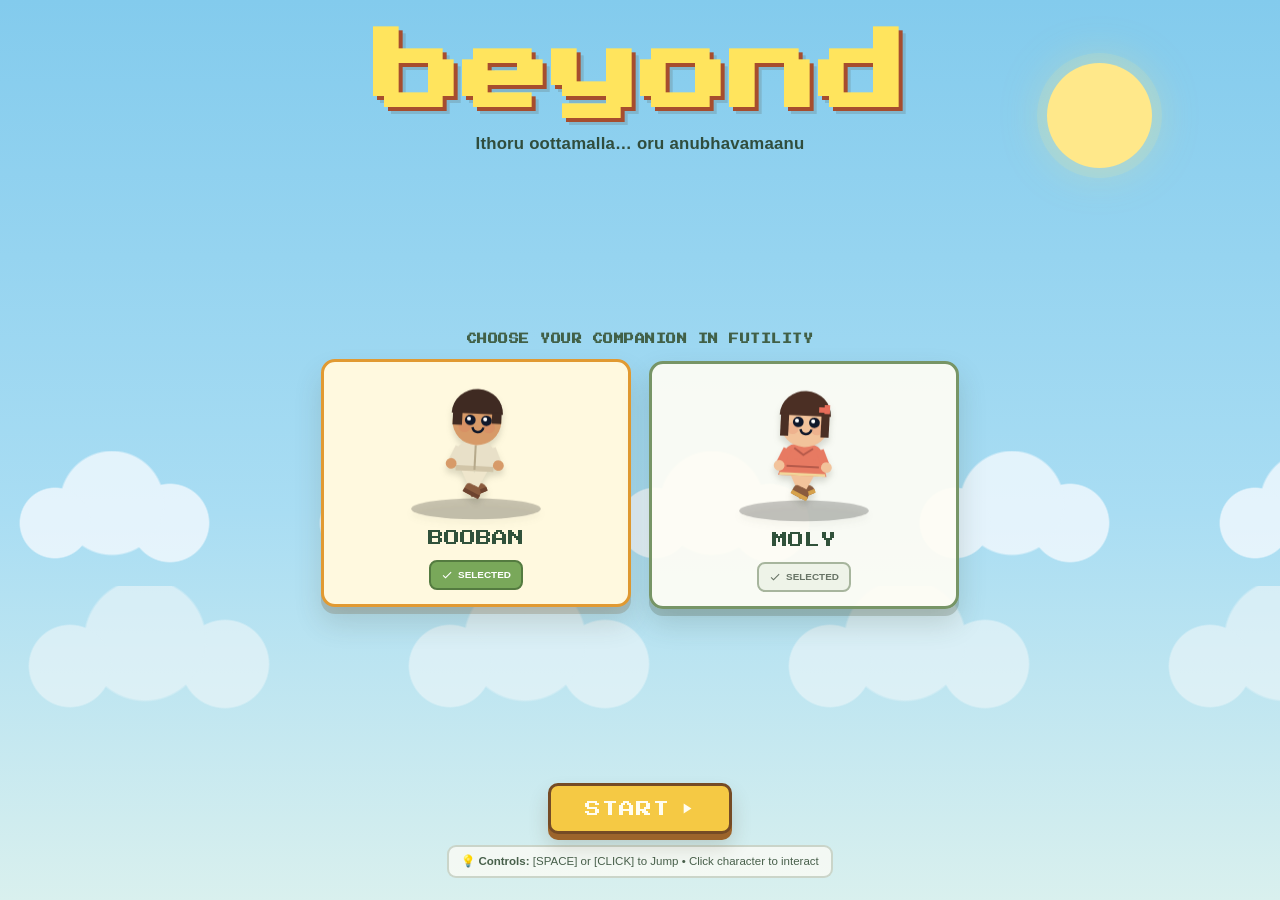
<file: project/index.html>
<!DOCTYPE html>
<html lang="en">
<head>
  <meta charset="UTF-8">
  <meta name="viewport" content="width=device-width, initial-scale=1.0, maximum-scale=1.0, user-scalable=no">
  <title>beyond</title>
  <meta name="description" content="beyond — an endless journey.">

  <!-- Simple game fonts -->
  <link rel="preconnect" href="https://fonts.googleapis.com">
  <link rel="preconnect" href="https://fonts.gstatic.com" crossorigin>
  <link href="https://fonts.googleapis.com/css2?family=Press+Start+2P&display=swap" rel="stylesheet">

  <link rel="stylesheet" href="style.css">
</head>
<body>
  <!-- Ambient Audio Unlock & Canvas Wrapper -->
  <div id="appContainer">

    <!-- ==================== HOME SCREEN ==================== -->
    <section id="homeScreen" class="screen active">
      <!-- Animated Background Layers -->
      <div class="home-bg">
        <div class="sky-gradient"></div>
        <div class="sun-glow"></div>
        <div class="cloud-layer layer-1"></div>
        <div class="cloud-layer layer-2"></div>
        <div class="floating-island island-1"></div>
        <div class="floating-island island-2"></div>
        <div class="particle-field" id="homeParticles"></div>
      </div>

      <!-- Main Home Content -->
      <div class="home-content">
        <header class="home-header">
          <h1 class="game-logo" data-text="beyond">beyond</h1>
          <p class="game-tagline">Ithoru oottamalla… oru anubhavamaanu</p>
        </header>

        <!-- Character Selection Area -->
        <div class="character-selection-section">
          <h2 class="section-title">CHOOSE YOUR COMPANION IN FUTILITY</h2>
          <div class="character-cards" role="radiogroup" aria-label="Select Character">
            <!-- Boy Card -->
            <div class="char-card selected" id="cardBoy" role="radio" aria-checked="true" tabindex="0" data-char="boy">
              <div class="char-preview-box">
                <canvas id="previewBoyCanvas" width="130" height="150"></canvas>
                <div class="sparkle-ring"></div>
              </div>
              <div class="char-info">
                <span class="char-badge">BOOBAN</span>
                <h3 class="char-name">BOOBAN</h3>
                <p class="char-desc"></p>
              </div>
              <div class="select-indicator">
                <svg viewBox="0 0 24 24" class="check-icon"><path d="M9 16.2L4.8 12l-1.4 1.4L9 19 21 7l-1.4-1.4L9 16.2z"/></svg>
                <span>SELECTED</span>
              </div>
            </div>

            <!-- Girl Card -->
            <div class="char-card" id="cardGirl" role="radio" aria-checked="false" tabindex="0" data-char="girl">
              <div class="char-preview-box">
                <canvas id="previewGirlCanvas" width="130" height="150"></canvas>
                <div class="sparkle-ring"></div>
              </div>
              <div class="char-info">
                <span class="char-badge">MOLY</span>
                <h3 class="char-name">MOLY</h3>
                <p class="char-desc"></p>
              </div>
              <div class="select-indicator">
                <svg viewBox="0 0 24 24" class="check-icon"><path d="M9 16.2L4.8 12l-1.4 1.4L9 19 21 7l-1.4-1.4L9 16.2z"/></svg>
                <span>SELECTED</span>
              </div>
            </div>
          </div>
        </div>

        <!-- Start Button & Sub-Controls -->
        <div class="home-actions">
          <button id="btnStart" class="btn-start" aria-label="Start Endless Journey">
            <span class="btn-shine"></span>
            <span class="btn-content">
              <span class="btn-text">START</span>
              <svg viewBox="0 0 24 24" class="arrow-icon"><path d="M8 5v14l11-7z"/></svg>
            </span>
          </button>

          <div class="home-tips">
            <span>💡 <strong>Controls:</strong> [SPACE] or [CLICK] to Jump • Click character to interact</span>
          </div>
        </div>
      </div>
    </section>


    <!-- ==================== GAME SCREEN ==================== -->
    <section id="gameScreen" class="screen">
      <!-- HTML5 Canvas for Game World -->
      <canvas id="gameCanvas"></canvas>

      <!-- Glassmorphism In-Game HUD -->
      <header id="gameHud" class="game-hud">
        <div class="hud-left">
          <!-- Coin Badge -->
          <div class="hud-badge coin-badge" id="hudCoinBadge" title="Coins collected">
            <div class="coin-icon-wrapper">
              <span class="coin-symbol">🪙</span>
            </div>
            <div class="coin-data">
              <span class="hud-label">COINS</span>
              <span class="hud-value" id="hudCoinCount">0</span>
            </div>
          </div>

          <!-- Play Time Stopwatch -->
          <div class="hud-badge time-badge" title="Time wasted on this journey">
            <span class="hud-icon">⏱️</span>
            <div class="time-data">
              <span class="hud-label">TIME WASTED</span>
              <span class="hud-value" id="hudPlayTime">00:00</span>
            </div>
          </div>
        </div>

        <div class="hud-right">
          <!-- Pettikada Button -->
          <button id="btnOpenShop" class="hud-btn shop-btn" title="Open Pettikada" aria-label="Open Pettikada">
            <span class="hud-btn-icon">🛒</span>
            <span class="hud-btn-text">PETTIKADA</span>
            <span class="shop-badge-alert" id="shopAlertBadge">NEW!</span>
          </button>

          <!-- Sound Toggle Button -->
          <button id="btnToggleSound" class="hud-btn icon-only-btn" title="Toggle Sound (Mute/Unmute)" aria-label="Toggle Sound">
            <span id="soundIcon" class="hud-btn-icon">🔊</span>
          </button>

          <!-- Close / Exit Button -->
          <button id="btnCloseGame" class="hud-btn icon-only-btn close-btn" title="Exit Game" aria-label="Close Game">
            <span class="hud-btn-icon">✖</span>
          </button>
        </div>
      </header>

      <!-- On-Screen Mobile Jump Button -->
      <div id="mobileControls" class="mobile-controls">
        <button id="btnMobileJump" class="btn-mobile-jump" aria-label="Jump">
          <span>JUMP ⬆</span>
        </button>
      </div>

      <!-- Bed Ahead Choice Prompt -->
      <div id="bedChoicePrompt" class="bed-choice-prompt hidden">
        <div class="bed-choice-badge">🛏️ BED AHEAD</div>
        <div class="bed-choice-title">Take a nap or jump over?</div>
        <div class="bed-choice-buttons">
          <button id="btnBedSleep" class="btn-bed-choice btn-bed-sleep">😴 SLEEP FOR 2 MINUTES</button>
          <button id="btnBedJump" class="btn-bed-choice btn-bed-jump">🦘 JUMP OVER</button>
        </div>
      </div>

      <!-- Speech Bubble Overlay (Floats dynamically above character) -->
      <div id="characterSpeechBubble" class="speech-bubble hidden">
        <div class="bubble-text" id="bubbleContent">Don't waste my energy.</div>
        <div class="bubble-arrow"></div>
      </div>

      <!-- Toast Notification Container -->
      <div id="toastContainer" class="toast-container"></div>
    </section>


    <!-- ==================== BED SLEEP OVERLAY ==================== -->
    <div id="bedSleepOverlay" class="modal-overlay hidden">
      <div class="sleep-modal-card">
        <div class="sleep-icon-box">
          <span class="sleep-emoji">😴</span>
          <div class="zzz-stream">
            <span class="z z1">Z</span>
            <span class="z z2">z</span>
            <span class="z z3">z</span>
          </div>
        </div>
        <h2 class="sleep-title" id="sleepTitle">Booban is sleeping...</h2>
        <p class="sleep-subtitle">Don't disturb! The journey will resume shortly.</p>
        
        <div class="sleep-timer-display" id="sleepTimerDisplay">02:00</div>
        
        <div class="sleep-tip">
          <span>💤 Shhh... Rest is the most productive useless activity.</span>
        </div>

        <button id="btnWakeUp" class="btn-secondary sleep-wake-btn">
          Wake Up Early (Why though?)
        </button>
      </div>
    </div>


    <!-- ==================== PETTIKADA MODAL ==================== -->
    <div id="shopModal" class="modal-overlay hidden" role="dialog" aria-modal="true" aria-labelledby="shopTitle">
      <div class="shop-modal-card">
        <header class="modal-header">
          <div class="modal-title-group">
            <span class="modal-emoji">🛒</span>
            <div>
              <h2 id="shopTitle" class="modal-title">PETTIKADA</h2>
              <p class="modal-subtitle">A small shop for a long walk.</p>
            </div>
          </div>
          <div class="shop-wallet">
            <span>Your Balance:</span>
            <strong id="shopWalletCoins">0 🪙</strong>
          </div>
          <button id="btnCloseShop" class="modal-close-btn" aria-label="Close Shop">✖</button>
        </header>

        <div class="shop-items-grid">
          <!-- Item 1: Remove Pit -->
          <div class="shop-item-card" id="itemRemovePit">
            <div class="item-icon-box">🕳️</div>
            <div class="item-details">
              <h3 class="item-name">Remove Pit</h3>
              <p class="item-desc">Remove the pit from the road.</p>
              <div class="item-meta">
                <span class="item-price">🪙 20 Coins</span>
                <span class="item-irony-tag">Sure enough</span>
                <span class="chaos-tag" id="pitChaosTag">Pit: +0</span>
              </div>
            </div>
            <button class="btn-buy" data-item="remove_pit" data-price="20">BUY</button>
          </div>

          <!-- Item 2: Remove Banana Peel -->
          <div class="shop-item-card" id="itemRemoveBanana">
            <div class="item-icon-box">🍌</div>
            <div class="item-details">
              <h3 class="item-name">Remove Banana Peel</h3>
              <p class="item-desc">Remove banana peels from the road.</p>
              <div class="item-meta">
                <span class="item-price">🪙 10 Coins</span>
                <span class="item-irony-tag">No slips</span>
                <span class="chaos-tag" id="bananaChaosTag">Banana: +0</span>
              </div>
            </div>
            <button class="btn-buy" data-item="remove_banana" data-price="10">BUY</button>
          </div>

          <!-- Item 3: Remove Rock -->
          <div class="shop-item-card" id="itemRemoveRock">
            <div class="item-icon-box">🪨</div>
            <div class="item-details">
              <h3 class="item-name">Remove Rock</h3>
              <p class="item-desc">Remove rocks from the road.</p>
              <div class="item-meta">
                <span class="item-price">🪙 5 Coins</span>
                <span class="item-irony-tag">For your toes</span>
                <span class="chaos-tag" id="rockChaosTag">Rock: +0</span>
              </div>
            </div>
            <button class="btn-buy" data-item="remove_rock" data-price="5">BUY</button>
          </div>

          <!-- Item 4: Buy Absolutely Nothing -->
          <div class="shop-item-card" id="itemNothing">
            <div class="item-icon-box">💨</div>
            <div class="item-details">
              <h3 class="item-name">Buy Nothing</h3>
              <p class="item-desc">Nothing. Literally nothing.</p>
              <div class="item-meta">
                <span class="item-price">🪙 50 Coins</span>
                <span class="item-irony-tag">Just nothing</span>
              </div>
            </div>
            <button class="btn-buy" data-item="buy_nothing" data-price="50">BUY</button>
          </div>

          <!-- Item 5: Walk 10% Slower -->
          <div class="shop-item-card" id="itemSlow">
            <div class="item-icon-box">🦥</div>
            <div class="item-details">
              <h3 class="item-name">Walk Slower</h3>
              <p class="item-desc">Walk a little slower.</p>
              <div class="item-meta">
                <span class="item-price">🪙 15 Coins</span>
                <span class="item-irony-tag">Slow mode</span>
              </div>
            </div>
            <button class="btn-buy" data-item="speed_down" data-price="15">BUY</button>
          </div>
        </div>

        <footer class="modal-footer">
          <span class="shop-disclaimer">No refunds. It is a pettikada.</span>
        </footer>
      </div>
    </div>


    <!-- ==================== EXIT CONFIRMATION MODAL ==================== -->
    <div id="exitModal" class="modal-overlay hidden" role="dialog" aria-modal="true" aria-labelledby="exitTitle">
      <div class="exit-modal-card">
        <div class="exit-header-art">
          <span class="exit-emoji">⏳</span>
        </div>
        <h2 id="exitTitle" class="exit-main-title">
          Thank you for wasting <span id="exitTimeWasted" class="highlight-time">00:00</span> of your life.
        </h2>
        <p class="exit-subtitle">You accomplished absolutely nothing, and that was the whole point.</p>

        <!-- Stats Breakdown -->
        <div class="exit-stats-box">
          <div class="stat-item">
            <span class="stat-num" id="statCoins">0</span>
            <span class="stat-label">Coins Wasted</span>
          </div>
          <div class="stat-item">
            <span class="stat-num" id="statPits">0</span>
            <span class="stat-label">Pits Fallen Into</span>
          </div>
          <div class="stat-item">
            <span class="stat-num" id="statSlips">0</span>
            <span class="stat-label">Banana Slips</span>
          </div>
          <div class="stat-item">
            <span class="stat-num" id="statBumps">0</span>
            <span class="stat-label">Rocks Bumped</span>
          </div>
        </div>

        <div class="exit-actions">
          <button id="btnKeepWasting" class="btn-primary keep-wasting-btn">
            KEEP WASTING TIME
          </button>
          <button id="btnConfirmExit" class="btn-secondary exit-btn">
            EXIT JOURNEY
          </button>
        </div>
      </div>
    </div>

  </div>

  <script src="game.js"></script>
</body>
</html>
</file>
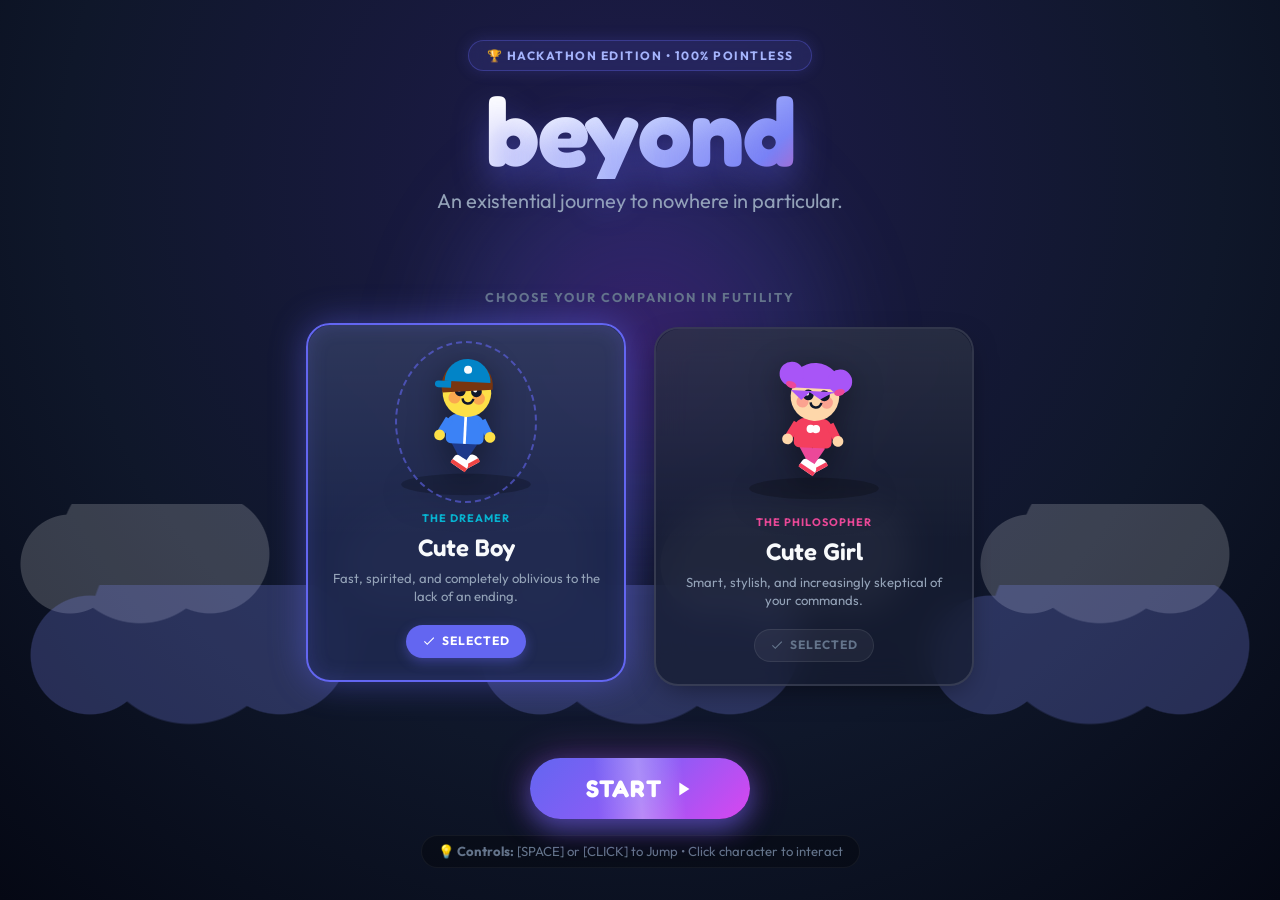
<file: project/beyond/index.html>
<!DOCTYPE html>
<html lang="en">
<head>
  <meta charset="UTF-8">
  <meta name="viewport" content="width=device-width, initial-scale=1.0, maximum-scale=1.0, user-scalable=no">
  <title>beyond — An Existential Endless Journey</title>
  <meta name="description" content="An intentionally pointless, endlessly charming web game with no game over, no winning condition, and no purpose. Why are you still playing?">

  <!-- Google Fonts: Fredoka for playful cartoon flair, Outfit for sleek modern UI -->
  <link rel="preconnect" href="https://fonts.googleapis.com">
  <link rel="preconnect" href="https://fonts.gstatic.com" crossorigin>
  <link href="https://fonts.googleapis.com/css2?family=Fredoka:wght@400;500;600;700&family=Outfit:wght@400;500;600;700;800;900&display=swap" rel="stylesheet">

  <link rel="stylesheet" href="style.css">
</head>
<body>
  <!-- Ambient Audio Unlock & Canvas Wrapper -->
  <div id="appContainer">

    <!-- ==================== HOME SCREEN ==================== -->
    <section id="homeScreen" class="screen active">
      <!-- Animated Background Layers -->
      <div class="home-bg">
        <div class="sky-gradient"></div>
        <div class="sun-glow"></div>
        <div class="cloud-layer layer-1"></div>
        <div class="cloud-layer layer-2"></div>
        <div class="floating-island island-1"></div>
        <div class="floating-island island-2"></div>
        <div class="particle-field" id="homeParticles"></div>
      </div>

      <!-- Main Home Content -->
      <div class="home-content">
        <header class="home-header">
          <div class="badge-tag">🏆 HACKATHON EDITION • 100% POINTLESS</div>
          <h1 class="game-logo" data-text="beyond">beyond</h1>
          <p class="game-tagline">An existential journey to nowhere in particular.</p>
        </header>

        <!-- Character Selection Area -->
        <div class="character-selection-section">
          <h2 class="section-title">CHOOSE YOUR COMPANION IN FUTILITY</h2>
          <div class="character-cards" role="radiogroup" aria-label="Select Character">
            <!-- Cute Boy Card -->
            <div class="char-card selected" id="cardBoy" role="radio" aria-checked="true" tabindex="0" data-char="boy">
              <div class="char-preview-box">
                <canvas id="previewBoyCanvas" width="130" height="150"></canvas>
                <div class="sparkle-ring"></div>
              </div>
              <div class="char-info">
                <span class="char-badge">THE DREAMER</span>
                <h3 class="char-name">Cute Boy</h3>
                <p class="char-desc">Fast, spirited, and completely oblivious to the lack of an ending.</p>
              </div>
              <div class="select-indicator">
                <svg viewBox="0 0 24 24" class="check-icon"><path d="M9 16.2L4.8 12l-1.4 1.4L9 19 21 7l-1.4-1.4L9 16.2z"/></svg>
                <span>SELECTED</span>
              </div>
            </div>

            <!-- Cute Girl Card -->
            <div class="char-card" id="cardGirl" role="radio" aria-checked="false" tabindex="0" data-char="girl">
              <div class="char-preview-box">
                <canvas id="previewGirlCanvas" width="130" height="150"></canvas>
                <div class="sparkle-ring"></div>
              </div>
              <div class="char-info">
                <span class="char-badge">THE PHILOSOPHER</span>
                <h3 class="char-name">Cute Girl</h3>
                <p class="char-desc">Smart, stylish, and increasingly skeptical of your commands.</p>
              </div>
              <div class="select-indicator">
                <svg viewBox="0 0 24 24" class="check-icon"><path d="M9 16.2L4.8 12l-1.4 1.4L9 19 21 7l-1.4-1.4L9 16.2z"/></svg>
                <span>SELECTED</span>
              </div>
            </div>
          </div>
        </div>

        <!-- Start Button & Sub-Controls -->
        <div class="home-actions">
          <button id="btnStart" class="btn-start" aria-label="Start Endless Journey">
            <span class="btn-shine"></span>
            <span class="btn-content">
              <span class="btn-text">START</span>
              <svg viewBox="0 0 24 24" class="arrow-icon"><path d="M8 5v14l11-7z"/></svg>
            </span>
          </button>

          <div class="home-tips">
            <span>💡 <strong>Controls:</strong> [SPACE] or [CLICK] to Jump • Click character to interact</span>
          </div>
        </div>
      </div>
    </section>


    <!-- ==================== GAME SCREEN ==================== -->
    <section id="gameScreen" class="screen">
      <!-- HTML5 Canvas for Game World -->
      <canvas id="gameCanvas"></canvas>

      <!-- Glassmorphism In-Game HUD -->
      <header id="gameHud" class="game-hud">
        <div class="hud-left">
          <!-- Coin Badge -->
          <div class="hud-badge coin-badge" id="hudCoinBadge" title="Coins collected">
            <div class="coin-icon-wrapper">
              <span class="coin-symbol">🪙</span>
            </div>
            <div class="coin-data">
              <span class="hud-label">COINS</span>
              <span class="hud-value" id="hudCoinCount">0</span>
            </div>
          </div>

          <!-- Play Time Stopwatch -->
          <div class="hud-badge time-badge" title="Time wasted on this journey">
            <span class="hud-icon">⏱️</span>
            <div class="time-data">
              <span class="hud-label">TIME WASTED</span>
              <span class="hud-value" id="hudPlayTime">00:00</span>
            </div>
          </div>
        </div>

        <div class="hud-right">
          <!-- Useless Shop Button -->
          <button id="btnOpenShop" class="hud-btn shop-btn" title="Open Useless Shop" aria-label="Open Useless Shop">
            <span class="hud-btn-icon">🛒</span>
            <span class="hud-btn-text">USELESS SHOP</span>
            <span class="shop-badge-alert" id="shopAlertBadge">NEW!</span>
          </button>

          <!-- Sound Toggle Button -->
          <button id="btnToggleSound" class="hud-btn icon-only-btn" title="Toggle Sound (Mute/Unmute)" aria-label="Toggle Sound">
            <span id="soundIcon" class="hud-btn-icon">🔊</span>
          </button>

          <!-- Close / Exit Button -->
          <button id="btnCloseGame" class="hud-btn icon-only-btn close-btn" title="Exit Game" aria-label="Close Game">
            <span class="hud-btn-icon">✖</span>
          </button>
        </div>
      </header>

      <!-- On-Screen Mobile Jump Button -->
      <div id="mobileControls" class="mobile-controls">
        <button id="btnMobileJump" class="btn-mobile-jump" aria-label="Jump">
          <span>JUMP ⬆</span>
        </button>
      </div>

      <!-- Bed Ahead Choice Prompt -->
      <div id="bedChoicePrompt" class="bed-choice-prompt hidden">
        <div class="bed-choice-badge">🛏️ BED AHEAD</div>
        <div class="bed-choice-title">Take a nap or jump over?</div>
        <div class="bed-choice-buttons">
          <button id="btnBedSleep" class="btn-bed-choice btn-bed-sleep">😴 SLEEP FOR 2 MINUTES</button>
          <button id="btnBedJump" class="btn-bed-choice btn-bed-jump">🦘 JUMP OVER</button>
        </div>
      </div>

      <!-- Speech Bubble Overlay (Floats dynamically above character) -->
      <div id="characterSpeechBubble" class="speech-bubble hidden">
        <div class="bubble-text" id="bubbleContent">Don't waste my energy.</div>
        <div class="bubble-arrow"></div>
      </div>

      <!-- Toast Notification Container -->
      <div id="toastContainer" class="toast-container"></div>
    </section>


    <!-- ==================== BED SLEEP OVERLAY ==================== -->
    <div id="bedSleepOverlay" class="modal-overlay hidden">
      <div class="sleep-modal-card">
        <div class="sleep-icon-box">
          <span class="sleep-emoji">😴</span>
          <div class="zzz-stream">
            <span class="z z1">Z</span>
            <span class="z z2">z</span>
            <span class="z z3">z</span>
          </div>
        </div>
        <h2 class="sleep-title" id="sleepTitle">Cute Boy is sleeping...</h2>
        <p class="sleep-subtitle">Don't disturb! The journey will resume shortly.</p>
        
        <div class="sleep-timer-display" id="sleepTimerDisplay">02:00</div>
        
        <div class="sleep-tip">
          <span>💤 Shhh... Rest is the most productive useless activity.</span>
        </div>

        <button id="btnWakeUp" class="btn-secondary sleep-wake-btn">
          Wake Up Early (Why though?)
        </button>
      </div>
    </div>


    <!-- ==================== USELESS SHOP MODAL ==================== -->
    <div id="shopModal" class="modal-overlay hidden" role="dialog" aria-modal="true" aria-labelledby="shopTitle">
      <div class="shop-modal-card">
        <header class="modal-header">
          <div class="modal-title-group">
            <span class="modal-emoji">🛒</span>
            <div>
              <h2 id="shopTitle" class="modal-title">THE USELESS SHOP</h2>
              <p class="modal-subtitle">Spend hard-earned coins on intentionally unhelpful upgrades!</p>
            </div>
          </div>
          <div class="shop-wallet">
            <span>Your Balance:</span>
            <strong id="shopWalletCoins">0 🪙</strong>
          </div>
          <button id="btnCloseShop" class="modal-close-btn" aria-label="Close Shop">✖</button>
        </header>

        <div class="shop-items-grid">
          <!-- Item 1: Remove Pit -->
          <div class="shop-item-card" id="itemRemovePit">
            <div class="item-icon-box">🕳️</div>
            <div class="item-details">
              <h3 class="item-name">Remove Pit</h3>
              <p class="item-desc">Tired of long pits? Permanently eliminate pits from your endless path.</p>
              <div class="item-meta">
                <span class="item-price">🪙 20 Coins</span>
                <span class="item-irony-tag">100% Guaranteed</span>
                <span class="chaos-tag" id="pitChaosTag">Pit Chaos: +0</span>
              </div>
            </div>
            <button class="btn-buy" data-item="remove_pit" data-price="20">BUY</button>
          </div>

          <!-- Item 2: Remove Banana Peel -->
          <div class="shop-item-card" id="itemRemoveBanana">
            <div class="item-icon-box">🍌</div>
            <div class="item-details">
              <h3 class="item-name">Remove Banana Peel</h3>
              <p class="item-desc">Eliminate slippery banana peel hazards. Walk with total peace of mind.</p>
              <div class="item-meta">
                <span class="item-price">🪙 10 Coins</span>
                <span class="item-irony-tag">Zero Slip Guarantee</span>
                <span class="chaos-tag" id="bananaChaosTag">Banana Chaos: +0</span>
              </div>
            </div>
            <button class="btn-buy" data-item="remove_banana" data-price="10">BUY</button>
          </div>

          <!-- Item 3: Remove Rock -->
          <div class="shop-item-card" id="itemRemoveRock">
            <div class="item-icon-box">🪨</div>
            <div class="item-details">
              <h3 class="item-name">Remove Rock</h3>
              <p class="item-desc">Clear rocky obstacles so your character never stubs their toe again.</p>
              <div class="item-meta">
                <span class="item-price">🪙 5 Coins</span>
                <span class="item-irony-tag">Toe Safety First</span>
                <span class="chaos-tag" id="rockChaosTag">Rock Chaos: +0</span>
              </div>
            </div>
            <button class="btn-buy" data-item="remove_rock" data-price="5">BUY</button>
          </div>

          <!-- Item 4: Buy Absolutely Nothing -->
          <div class="shop-item-card" id="itemNothing">
            <div class="item-icon-box">💨</div>
            <div class="item-details">
              <h3 class="item-name">Buy Pure Nothingness</h3>
              <p class="item-desc">A deep metaphysical purchase. Trade your coins for empty vacuum.</p>
              <div class="item-meta">
                <span class="item-price">🪙 50 Coins</span>
                <span class="item-irony-tag">Ultimate Existentialism</span>
              </div>
            </div>
            <button class="btn-buy" data-item="buy_nothing" data-price="50">BUY</button>
          </div>

          <!-- Item 5: Walk 10% Slower -->
          <div class="shop-item-card" id="itemSlow">
            <div class="item-icon-box">🦥</div>
            <div class="item-details">
              <h3 class="item-name">Take It Even Slower</h3>
              <p class="item-desc">Since there is no destination, why rush? Enjoy reaching nowhere slower.</p>
              <div class="item-meta">
                <span class="item-price">🪙 15 Coins</span>
                <span class="item-irony-tag">Chill Mode</span>
              </div>
            </div>
            <button class="btn-buy" data-item="speed_down" data-price="15">BUY</button>
          </div>
        </div>

        <footer class="modal-footer">
          <span class="shop-disclaimer">⚠️ Disclaimer: All sales are final, ironic, and mathematically counter-productive.</span>
        </footer>
      </div>
    </div>


    <!-- ==================== EXIT CONFIRMATION MODAL ==================== -->
    <div id="exitModal" class="modal-overlay hidden" role="dialog" aria-modal="true" aria-labelledby="exitTitle">
      <div class="exit-modal-card">
        <div class="exit-header-art">
          <span class="exit-emoji">⏳</span>
        </div>
        <h2 id="exitTitle" class="exit-main-title">
          Thank you for wasting <span id="exitTimeWasted" class="highlight-time">00:00</span> of your life.
        </h2>
        <p class="exit-subtitle">You accomplished absolutely nothing, and that was the whole point.</p>

        <!-- Stats Breakdown -->
        <div class="exit-stats-box">
          <div class="stat-item">
            <span class="stat-num" id="statCoins">0</span>
            <span class="stat-label">Coins Wasted</span>
          </div>
          <div class="stat-item">
            <span class="stat-num" id="statPits">0</span>
            <span class="stat-label">Pits Fallen Into</span>
          </div>
          <div class="stat-item">
            <span class="stat-num" id="statSlips">0</span>
            <span class="stat-label">Banana Slips</span>
          </div>
          <div class="stat-item">
            <span class="stat-num" id="statBumps">0</span>
            <span class="stat-label">Rocks Bumped</span>
          </div>
        </div>

        <div class="exit-actions">
          <button id="btnKeepWasting" class="btn-primary keep-wasting-btn">
            KEEP WASTING TIME
          </button>
          <button id="btnConfirmExit" class="btn-secondary exit-btn">
            EXIT JOURNEY
          </button>
        </div>
      </div>
    </div>

  </div>

  <script src="game.js"></script>
</body>
</html>
</file>
<file: project/style.css>
/* ================================================================
   BEYOND — Kerala pixel-game inspired design
   Visual changes only. Game mechanics are not controlled here.
   ================================================================ */

:root {
  --sky: #91d5f2;
  --sky-light: #b9e6f7;
  --cloud: #f8fbff;
  --grass: #6fbd45;
  --grass-dark: #3d8d3c;
  --earth: #a76543;
  --cream: #fff7df;
  --paper: #fffdf5;
  --ink: #243329;
  --muted: #667264;
  --yellow: #ffd34e;
  --yellow-dark: #b87916;
  --coral: #ef765d;
  --blue: #4d91c7;
  --green: #6b9d4a;
  --brown: #7b4d35;
  --border: #4c653f;
  --shadow: 0 7px 0 rgba(64, 73, 45, .22), 0 14px 28px rgba(55, 71, 50, .18);
  --pixel-font: 'Press Start 2P', 'Courier New', monospace;
  --body-font: 'Trebuchet MS', Arial, sans-serif;
  --radius: 14px;
}

* { box-sizing: border-box; margin: 0; padding: 0; user-select: none; -webkit-user-select: none; }

html, body {
  width: 100%; height: 100%; overflow: hidden;
  background: var(--sky); color: var(--ink);
  font-family: var(--body-font); line-height: 1.45;
  -webkit-font-smoothing: antialiased;
}

#appContainer { position: relative; width: 100vw; height: 100vh; overflow: hidden; }

.screen {
  position: absolute; inset: 0; width: 100%; height: 100%;
  opacity: 0; visibility: hidden;
  transition: opacity .35s ease, visibility .35s ease;
}
.screen.active { opacity: 1; visibility: visible; z-index: 10; }

/* ---------------- HOME ---------------- */
.home-bg { position: absolute; inset: 0; overflow: hidden; z-index: 1; background: var(--sky); }
.sky-gradient {
  position: absolute; inset: 0;
  background: linear-gradient(#83cbed 0%, #a9ddf3 57%, #d9f0ee 100%);
}
.sun-glow {
  position: absolute; top: 7%; right: 10%; width: 105px; height: 105px;
  border-radius: 50%; background: #ffe88a;
  box-shadow: 0 0 0 10px rgba(255,232,138,.12), 0 0 45px rgba(255,225,117,.35);
  animation: gentleSun 6s ease-in-out infinite alternate;
}
@keyframes gentleSun { to { transform: translateY(6px); } }

.cloud-layer { position: absolute; width: 200%; height: 170px; pointer-events: none; }
.cloud-layer.layer-1 {
  bottom: 31%; opacity: .75;
  background-image:
    radial-gradient(circle 36px at 55px 72px, var(--cloud) 96%, transparent 100%),
    radial-gradient(circle 53px at 112px 52px, var(--cloud) 96%, transparent 100%),
    radial-gradient(circle 40px at 170px 72px, var(--cloud) 96%, transparent 100%);
  background-size: 300px 170px;
  animation: driftClouds 70s linear infinite;
}
.cloud-layer.layer-2 {
  bottom: 16%; opacity: .58;
  background-image:
    radial-gradient(circle 42px at 70px 80px, #f1f8fa 96%, transparent 100%),
    radial-gradient(circle 62px at 145px 54px, #f1f8fa 96%, transparent 100%),
    radial-gradient(circle 45px at 225px 78px, #f1f8fa 96%, transparent 100%);
  background-size: 380px 180px;
  animation: driftClouds 48s linear infinite reverse;
}
@keyframes driftClouds { from { transform: translateX(0); } to { transform: translateX(-50%); } }

.particle-field { position: absolute; inset: 0; pointer-events: none; }
.particle { background: rgba(255,255,255,.35); animation: floatUp linear infinite; }
@keyframes floatUp { 0% { transform: translateY(100vh); opacity: 0; } 50% { opacity: .6; } 100% { transform: translateY(-10vh); opacity: 0; } }

.home-content {
  position: relative; z-index: 5; width: 100%; height: 100%; max-width: 900px;
  margin: 0 auto; padding: 30px 22px 22px;
  display: flex; flex-direction: column; align-items: center; justify-content: space-between;
}
.home-header { text-align: center; }
.badge-tag { display: none !important; }
.game-logo {
  font-family: var(--pixel-font); font-size: clamp(2.9rem, 8vw, 5.5rem);
  line-height: 1; letter-spacing: 1px; color: #ffe45d;
  -webkit-text-fill-color: #ffe45d; text-shadow: 4px 4px 0 #a64d2e, 7px 7px 0 rgba(72,58,37,.16);
  animation: none;
}
.game-tagline {
  margin-top: 14px; color: #304d3d; font-size: clamp(.85rem, 2.5vw, 1.05rem);
  font-weight: 700; letter-spacing: .2px;
}

.character-selection-section { width: 100%; display: flex; flex-direction: column; align-items: center; margin: 10px 0; }
.section-title {
  font-family: var(--pixel-font); font-size: .62rem; line-height: 1.7;
  letter-spacing: .5px; color: #416047; margin-bottom: 14px; text-transform: uppercase;
  text-align: center;
}
.character-cards { display: grid; grid-template-columns: repeat(2, minmax(250px, 310px)); gap: 18px; width: 100%; justify-content: center; }
.char-card {
  position: relative; background: rgba(255,253,245,.92); border: 3px solid #779566;
  border-radius: var(--radius); padding: 14px; display: flex; flex-direction: column;
  align-items: center; text-align: center; cursor: pointer; transition: transform .18s ease, box-shadow .18s ease, border-color .18s ease;
  box-shadow: var(--shadow); overflow: hidden;
}
.char-card::before { display: none; }
.char-card:hover { transform: translateY(-3px); border-color: #4c743e; box-shadow: 0 9px 0 rgba(64,73,45,.2), 0 18px 30px rgba(55,71,50,.16); background: #fffdf5; }
.char-card.selected { transform: translateY(-2px); border-color: #e19a32; background: #fff9df; box-shadow: 0 7px 0 rgba(111,79,37,.22), 0 16px 28px rgba(72,70,42,.16); }
.char-preview-box { width: 130px; height: 145px; display: flex; align-items: center; justify-content: center; margin-bottom: 6px; }
.char-preview-box canvas { width: 130px; height: 145px; filter: drop-shadow(0 5px 3px rgba(63,66,47,.18)); }
.sparkle-ring { display: none; }
.char-info { display: flex; flex-direction: column; align-items: center; margin-bottom: 9px; }
.char-badge { display: none; }
.char-name { font-family: var(--pixel-font); font-size: 1rem; color: #31523b; font-weight: 400; }
.char-desc { display: none; }
.select-indicator {
  display: flex; align-items: center; gap: 5px; font-size: .62rem; font-weight: 800;
  padding: 6px 10px; border-radius: 8px; background: #eef3e8; color: #687466; border: 2px solid #a7b59d;
}
.check-icon { width: 12px; height: 12px; fill: currentColor; }
.char-card.selected .select-indicator { background: #79a85a; color: #fff; border-color: #547b40; box-shadow: none; }

.home-actions { display: flex; flex-direction: column; align-items: center; gap: 11px; }
.btn-start {
  position: relative; border: 3px solid #754b25; background: #f5c944; color: #fffdf1;
  font-family: var(--pixel-font); font-size: 1rem; font-weight: 400; letter-spacing: 1px;
  padding: 14px 34px; border-radius: 10px; cursor: pointer; overflow: hidden;
  box-shadow: 0 6px 0 #9c642b, 0 12px 20px rgba(84,70,39,.2); transition: transform .12s ease;
}
.btn-start:hover { transform: translateY(-2px); box-shadow: 0 8px 0 #9c642b, 0 14px 22px rgba(84,70,39,.22); }
.btn-start:active { transform: translateY(4px); box-shadow: 0 2px 0 #9c642b; }
.btn-shine { display: none; }
.btn-content { position: relative; z-index: 2; display: flex; align-items: center; gap: 8px; }
.arrow-icon { width: 17px; height: 17px; fill: currentColor; }
.btn-start:hover .arrow-icon { transform: translateX(3px); }
.home-tips { color: #48604b; background: rgba(255,253,245,.72); padding: 6px 12px; border-radius: 9px; border: 2px solid rgba(79,106,71,.25); font-size: .72rem; }

/* ---------------- GAME HUD ---------------- */
#gameCanvas { position: absolute; inset: 0; width: 100%; height: 100%; display: block; z-index: 1; background: var(--sky); }
.game-hud { position: absolute; top: 14px; left: 14px; right: 14px; display: flex; align-items: center; justify-content: space-between; z-index: 20; pointer-events: none; }
.hud-left, .hud-right { display: flex; align-items: center; gap: 8px; pointer-events: auto; }
.hud-badge, .hud-btn {
  background: rgba(255,253,245,.94); border: 2px solid #637b56; border-radius: 10px;
  box-shadow: 0 4px 0 rgba(61,76,48,.2), 0 8px 16px rgba(53,66,47,.12); backdrop-filter: none;
}
.hud-badge { padding: 7px 10px; display: flex; align-items: center; gap: 7px; }
.coin-icon-wrapper { font-size: 1.05rem; animation: coinSpin 3s ease-in-out infinite; }
@keyframes coinSpin { 50% { transform: rotateY(180deg); } }
.coin-data, .time-data { display: flex; flex-direction: column; }
.hud-label { font-size: .55rem; font-weight: 900; letter-spacing: .5px; color: #73806e; }
.hud-value { font-family: var(--pixel-font); font-size: .72rem; color: #304d35; line-height: 1.2; }
.coin-badge .hud-value { color: #b57812; }
.coin-badge.bump { animation: coinBump .3s ease-out; }
@keyframes coinBump { 50% { transform: scale(1.1); } }
.hud-icon { font-size: 1rem; }
.hud-btn { padding: 8px 12px; display: flex; align-items: center; gap: 5px; color: #304d35; font-family: var(--body-font); font-weight: 900; font-size: .72rem; cursor: pointer; transition: transform .12s ease, background .12s ease; }
.hud-btn:hover { background: #fff8db; transform: translateY(-2px); }
.shop-btn { background: #fff0b6; border-color: #9b7636; }
.shop-badge-alert { top: -7px; right: -7px; background: #e66b4e; color: white; box-shadow: none; }
.icon-only-btn { width: 38px; height: 38px; padding: 0; justify-content: center; border-radius: 9px; }
.close-btn:hover { border-color: #c95646; color: #c95646; }
.mobile-controls { position: absolute; bottom: 22px; right: 20px; z-index: 20; display: none; }
@media (max-width: 768px) { .mobile-controls { display: block; } }
.btn-mobile-jump { width: 76px; height: 76px; border-radius: 50%; border: 3px solid #5b793f; background: #e6c94d; color: #fff; font-family: var(--pixel-font); font-size: .55rem; box-shadow: 0 6px 0 #8c6e2e, 0 10px 18px rgba(55,65,42,.2); }
.btn-mobile-jump:active { transform: translateY(4px); box-shadow: 0 2px 0 #8c6e2e; }

/* ---------------- PROMPT / BUBBLE ---------------- */
.bed-choice-prompt {
  position: absolute; top: 5rem; left: 50%; transform: translateX(-50%); z-index: 35;
  background: #fff9df; border: 3px solid #708c5b; border-radius: 12px; padding: 14px 18px;
  display: flex; flex-direction: column; align-items: center; gap: 7px; box-shadow: var(--shadow); pointer-events: auto;
}
.bed-choice-prompt.hidden { display: none !important; }
.bed-choice-badge { font-family: var(--pixel-font); font-size: .58rem; color: #8b641c; background: #ffe8a3; padding: 5px 8px; border-radius: 7px; }
.bed-choice-title { font-weight: 900; color: #34533b; }
.bed-choice-buttons { display: flex; align-items: center; gap: 8px; margin-top: 3px; }
.btn-bed-choice { border: 2px solid #6b7e5a; font-family: var(--body-font); font-size: .75rem; font-weight: 900; padding: 8px 12px; border-radius: 8px; cursor: pointer; }
.btn-bed-sleep { background: #769d58; color: #fff; box-shadow: 0 3px 0 #4e713b; }
.btn-bed-jump { background: #fff; color: #456045; }
.btn-bed-choice:hover { transform: translateY(-1px); }

.speech-bubble { background: #fffdf5; color: #26392b; border: 3px solid #536e49; border-radius: 10px; padding: 7px 11px; box-shadow: 0 5px 0 rgba(64,73,45,.18); font-family: var(--body-font); font-size: .82rem; font-weight: 900; max-width: 210px; }
.bubble-arrow { border-top-color: #536e49; bottom: -11px; }
.speech-bubble.hidden { opacity: 0; transform: translate(-50%, -85%) scale(.8); }

/* ---------------- MODALS / PETTIKADA ---------------- */
.modal-overlay { position: absolute; inset: 0; z-index: 50; background: rgba(48,67,48,.42); backdrop-filter: blur(3px); display: flex; align-items: center; justify-content: center; padding: 18px; opacity: 1; visibility: visible; }
.modal-overlay.hidden { opacity: 0; visibility: hidden; pointer-events: none; }
.shop-modal-card, .sleep-modal-card, .exit-modal-card {
  width: 100%; background: #fffaf0; border: 3px solid #607a52; border-radius: 13px;
  box-shadow: 0 8px 0 rgba(55,70,44,.2), 0 20px 40px rgba(39,53,39,.22); animation: modalPopIn .25s ease;
}
.shop-modal-card { max-width: 680px; max-height: 90vh; display: flex; flex-direction: column; overflow: hidden; }
@keyframes modalPopIn { from { opacity: 0; transform: scale(.96) translateY(10px); } to { opacity: 1; transform: scale(1) translateY(0); } }
.modal-header { padding: 14px 16px; border-bottom: 2px solid #d6dfc9; display: flex; align-items: center; justify-content: space-between; gap: 10px; }
.modal-title-group { display: flex; align-items: center; gap: 9px; }
.modal-emoji { font-size: 1.7rem; }
.modal-title { font-family: var(--pixel-font); font-size: .9rem; color: #36543b; }
.modal-subtitle { font-size: .75rem; color: #697565; margin-top: 3px; }
.shop-wallet { background: #fff0bd; border: 2px solid #b7903e; padding: 6px 9px; border-radius: 8px; font-size: .72rem; color: #74591f; display: flex; align-items: center; gap: 4px; }
.shop-wallet strong { color: #9b6912; }
.modal-close-btn { background: transparent; border: 2px solid #9cac94; color: #667361; width: 34px; height: 34px; border-radius: 8px; cursor: pointer; }
.shop-items-grid { padding: 14px 16px; display: flex; flex-direction: column; gap: 9px; overflow-y: auto; max-height: 480px; }
.shop-item-card { background: #fffdf5; border: 2px solid #c6d2bd; border-radius: 10px; padding: 10px; display: flex; align-items: center; gap: 10px; }
.shop-item-card:hover { background: #fff8df; border-color: #9aad8c; transform: none; }
.item-icon-box { font-size: 1.8rem; width: 48px; height: 48px; background: #eef2e7; border: 2px solid #ccd7c4; border-radius: 8px; display: flex; align-items: center; justify-content: center; flex-shrink: 0; }
.item-details { flex: 1; }
.item-name { font-family: var(--pixel-font); font-size: .7rem; color: #3c593f; }
.item-desc { font-size: .72rem; color: #6b7568; line-height: 1.35; margin: 3px 0 5px; }
.item-meta { display: flex; align-items: center; gap: 6px; flex-wrap: wrap; }
.item-price { font-family: var(--pixel-font); font-size: .62rem; color: #9a6914; }
.item-irony-tag, .chaos-tag { font-size: .58rem; font-weight: 900; background: #edf2e7; color: #5c7055; padding: 3px 5px; border-radius: 5px; }
.chaos-tag { background: #f8e1d8; color: #a0503e; }
.btn-buy { background: #78a257; color: #fff; border: 2px solid #52773c; font-family: var(--pixel-font); font-size: .62rem; padding: 8px 12px; border-radius: 7px; cursor: pointer; box-shadow: 0 3px 0 #4d7138; }
.btn-buy:hover { transform: translateY(-1px); background: #83aa60; box-shadow: 0 4px 0 #4d7138; }
.btn-buy:disabled { opacity: .45; cursor: not-allowed; box-shadow: none; }
.modal-footer { padding: 9px 16px; border-top: 2px solid #d6dfc9; background: #f3f1df; text-align: center; }
.shop-disclaimer { font-size: .68rem; color: #697565; }

.sleep-modal-card { max-width: 440px; padding: 28px 24px; text-align: center; position: relative; overflow: hidden; }
.sleep-icon-box { width: 80px; height: 80px; margin: 0 auto 10px; display: flex; align-items: center; justify-content: center; }
.sleep-emoji { font-size: 3.5rem; }
.sleep-title, .exit-main-title { font-family: var(--pixel-font); color: #36543b; font-size: 1rem; line-height: 1.7; }
.sleep-subtitle, .exit-subtitle { color: #697565; font-size: .8rem; }
.sleep-timer-display { font-family: var(--pixel-font); font-size: 2rem; color: #4e8d63; margin: 16px 0; }
.sleep-tip { color: #7b806d; font-size: .72rem; margin-bottom: 15px; }
.sleep-wake-btn { width: 100%; }
.zzz-stream .z { color: #6f9b72; }

.exit-modal-card { max-width: 500px; padding: 28px 24px; text-align: center; }
.exit-header-art { font-size: 3rem; margin-bottom: 5px; }
.highlight-time { color: #bb7a18; text-shadow: none; }
.exit-stats-box { display: grid; grid-template-columns: repeat(2, 1fr); gap: 8px; margin: 18px 0; }
.stat-item { background: #f1f4e9; border: 2px solid #c9d4c1; border-radius: 8px; padding: 9px; display: flex; flex-direction: column; align-items: center; }
.stat-num { font-family: var(--pixel-font); font-size: .9rem; color: #4c8059; }
.stat-label { font-size: .62rem; color: #727b6d; text-transform: uppercase; }
.exit-actions { display: flex; flex-direction: column; gap: 8px; }
.btn-primary, .btn-secondary { border-radius: 8px; cursor: pointer; font-weight: 900; }
.btn-primary { background: #e9bf3e; color: #fff; border: 2px solid #96702a; padding: 10px; box-shadow: 0 4px 0 #a0772e; }
.btn-secondary { background: #fff; border: 2px solid #809278; color: #52634f; padding: 9px; }
.btn-primary:hover, .btn-secondary:hover { transform: translateY(-1px); }

.toast-container { position: absolute; bottom: 22px; left: 50%; transform: translateX(-50%); z-index: 60; display: flex; flex-direction: column; gap: 6px; pointer-events: none; }
.toast { background: #fffaf0; color: #334a36; border: 2px solid #667d58; border-radius: 8px; padding: 7px 12px; font-family: var(--body-font); font-size: .78rem; font-weight: 900; box-shadow: 0 5px 0 rgba(64,73,45,.17); animation: toastIn .25s ease, toastOut .3s ease 3.7s forwards; }
@keyframes toastIn { from { opacity: 0; transform: translateY(15px); } to { opacity: 1; transform: translateY(0); } }
@keyframes toastOut { to { opacity: 0; transform: translateY(-8px); } }

@media (max-width: 680px) {
  .home-content { padding: 18px 10px 12px; overflow-y: auto; }
  .character-cards { grid-template-columns: 1fr 1fr; gap: 8px; }
  .char-card { padding: 8px 5px; }
  .char-preview-box { width: 100px; height: 105px; }
  .char-preview-box canvas { width: 100px; height: 115px; }
  .char-name { font-size: .75rem; }
  .section-title { font-size: .48rem; margin-bottom: 7px; }
  .select-indicator { font-size: .5rem; padding: 4px 6px; }
  .game-hud { top: 8px; left: 8px; right: 8px; }
  .hud-btn-text { display: none; }
  .hud-btn { padding: 7px; }
  .hud-badge { padding: 6px 7px; }
  .hud-label { font-size: .48rem; }
  .hud-value { font-size: .58rem; }
  .shop-items-grid { padding: 10px; }
  .shop-item-card { align-items: flex-start; }
  .item-desc { font-size: .65rem; }
  .modal-header { flex-wrap: wrap; }
  .shop-wallet { order: 3; width: 100%; justify-content: center; }
  .btn-buy { padding: 7px 9px; }
}
</file>
<file: project/beyond/style.css>
/* ==========================================================================
   BEYOND — STYLING & DESIGN SYSTEM
   Modern, vibrant, glassmorphism, rich cartoon aesthetics
   ========================================================================== */

:root {
  /* Color Palette */
  --bg-deep-space: #0b0f19;
  --bg-card: rgba(22, 29, 49, 0.75);
  --bg-card-hover: rgba(30, 41, 69, 0.85);
  --bg-glass: rgba(15, 23, 42, 0.65);
  
  --primary-accent: #6366f1; /* Electric Indigo */
  --primary-glow: rgba(99, 102, 241, 0.45);
  --accent-cyan: #06b6d4;
  --accent-pink: #ec4899;
  --accent-gold: #f59e0b;
  --accent-gold-glow: rgba(245, 158, 11, 0.4);
  --accent-green: #10b981;
  --accent-red: #ef4444;

  --text-main: #f8fafc;
  --text-muted: #94a3b8;
  --text-dim: #64748b;

  --border-glass: rgba(255, 255, 255, 0.12);
  --border-focus: rgba(99, 102, 241, 0.8);

  --font-display: 'Fredoka', cursive, sans-serif;
  --font-ui: 'Outfit', -apple-system, BlinkMacSystemFont, sans-serif;

  --shadow-subtle: 0 10px 30px -10px rgba(0, 0, 0, 0.5);
  --shadow-glow: 0 0 25px rgba(99, 102, 241, 0.35);
  --shadow-modal: 0 25px 60px -15px rgba(0, 0, 0, 0.8);

  --radius-sm: 8px;
  --radius-md: 16px;
  --radius-lg: 24px;
  --radius-full: 9999px;

  --transition-smooth: all 0.28s cubic-bezier(0.4, 0, 0.2, 1);
  --transition-bounce: all 0.4s cubic-bezier(0.34, 1.56, 0.64, 1);
}

/* ==================== GLOBAL RESETS ==================== */
*, *::before, *::after {
  box-sizing: border-box;
  margin: 0;
  padding: 0;
  user-select: none;
  -webkit-user-select: none;
}

html, body {
  width: 100%;
  height: 100%;
  overflow: hidden;
  background-color: var(--bg-deep-space);
  color: var(--text-main);
  font-family: var(--font-ui);
  font-size: 16px;
  line-height: 1.5;
  -webkit-font-smoothing: antialiased;
}

#appContainer {
  position: relative;
  width: 100vw;
  height: 100vh;
  overflow: hidden;
}

/* ==================== SCREEN SWITCHING ==================== */
.screen {
  position: absolute;
  top: 0;
  left: 0;
  width: 100%;
  height: 100%;
  opacity: 0;
  visibility: hidden;
  transition: opacity 0.45s ease, visibility 0.45s ease;
}

.screen.active {
  opacity: 1;
  visibility: visible;
  z-index: 10;
}

/* ==================== HOME SCREEN BACKGROUND ==================== */
.home-bg {
  position: absolute;
  inset: 0;
  overflow: hidden;
  z-index: 1;
}

.sky-gradient {
  position: absolute;
  inset: 0;
  background: radial-gradient(circle at 50% 20%, #1e1b4b 0%, #0f172a 60%, #050814 100%);
}

.sun-glow {
  position: absolute;
  top: 12%;
  left: 50%;
  transform: translateX(-50%);
  width: 480px;
  height: 480px;
  border-radius: 50%;
  background: radial-gradient(circle, rgba(147, 51, 234, 0.25) 0%, rgba(99, 102, 241, 0.15) 45%, transparent 70%);
  filter: blur(35px);
  animation: sunPulse 7s ease-in-out infinite alternate;
}

@keyframes sunPulse {
  0% { transform: translateX(-50%) scale(0.92); opacity: 0.7; }
  100% { transform: translateX(-50%) scale(1.1); opacity: 1; }
}

.cloud-layer {
  position: absolute;
  width: 200%;
  height: 180px;
  background-repeat: repeat-x;
  pointer-events: none;
}

.cloud-layer.layer-1 {
  bottom: 24%;
  opacity: 0.18;
  background-image: radial-gradient(circle 50px at 70px 60px, #ffffff 98%, transparent 100%),
                    radial-gradient(circle 80px at 140px 40px, #ffffff 98%, transparent 100%),
                    radial-gradient(circle 60px at 210px 50px, #ffffff 98%, transparent 100%);
  background-size: 320px 180px;
  animation: driftClouds 55s linear infinite;
}

.cloud-layer.layer-2 {
  bottom: 15%;
  opacity: 0.25;
  background-image: radial-gradient(circle 60px at 90px 70px, #818cf8 98%, transparent 100%),
                    radial-gradient(circle 100px at 190px 40px, #818cf8 98%, transparent 100%),
                    radial-gradient(circle 70px at 280px 60px, #818cf8 98%, transparent 100%);
  background-size: 450px 180px;
  animation: driftClouds 35s linear infinite reverse;
}

@keyframes driftClouds {
  from { transform: translateX(0); }
  to { transform: translateX(-50%); }
}

.particle-field {
  position: absolute;
  inset: 0;
  pointer-events: none;
}

.particle {
  position: absolute;
  border-radius: 50%;
  background: rgba(255, 255, 255, 0.4);
  pointer-events: none;
  animation: floatUp linear infinite;
}

@keyframes floatUp {
  0% { transform: translateY(100vh) scale(0.5); opacity: 0; }
  50% { opacity: 0.8; }
  100% { transform: translateY(-10vh) scale(1.2); opacity: 0; }
}

/* ==================== HOME SCREEN CONTENT ==================== */
.home-content {
  position: relative;
  z-index: 5;
  display: flex;
  flex-direction: column;
  align-items: center;
  justify-content: space-between;
  width: 100%;
  max-width: 900px;
  height: 100%;
  margin: 0 auto;
  padding: 2.5rem 1.5rem 2rem;
}

.home-header {
  text-align: center;
}

.badge-tag {
  display: inline-block;
  padding: 0.35rem 1.1rem;
  background: rgba(99, 102, 241, 0.15);
  border: 1px solid rgba(99, 102, 241, 0.35);
  border-radius: var(--radius-full);
  font-size: 0.75rem;
  font-weight: 700;
  letter-spacing: 1.5px;
  color: #a5b4fc;
  backdrop-filter: blur(8px);
  margin-bottom: 0.75rem;
  box-shadow: 0 0 15px rgba(99, 102, 241, 0.2);
}

.game-logo {
  font-family: var(--font-display);
  font-size: clamp(3.5rem, 8vw, 6rem);
  font-weight: 700;
  letter-spacing: -1.5px;
  line-height: 1;
  background: linear-gradient(135deg, #ffffff 20%, #c7d2fe 50%, #818cf8 80%, #ec4899 100%);
  -webkit-background-clip: text;
  -webkit-text-fill-color: transparent;
  text-shadow: 0 15px 35px rgba(99, 102, 241, 0.4);
  position: relative;
  animation: logoFloat 4s ease-in-out infinite alternate;
}

@keyframes logoFloat {
  0% { transform: translateY(0); filter: drop-shadow(0 10px 20px rgba(99, 102, 241, 0.3)); }
  100% { transform: translateY(-6px); filter: drop-shadow(0 18px 30px rgba(236, 72, 153, 0.35)); }
}

.game-tagline {
  font-size: clamp(1rem, 2.5vw, 1.25rem);
  font-weight: 400;
  color: var(--text-muted);
  margin-top: 0.4rem;
}

/* Character Selection Area */
.character-selection-section {
  width: 100%;
  display: flex;
  flex-direction: column;
  align-items: center;
  margin: 1.5rem 0;
}

.section-title {
  font-size: 0.8rem;
  font-weight: 700;
  letter-spacing: 2px;
  color: var(--text-dim);
  margin-bottom: 1.25rem;
  text-transform: uppercase;
}

.character-cards {
  display: grid;
  grid-template-columns: repeat(2, minmax(260px, 320px));
  gap: 1.75rem;
  width: 100%;
  justify-content: center;
}

.char-card {
  position: relative;
  background: var(--bg-card);
  border: 2px solid var(--border-glass);
  border-radius: var(--radius-lg);
  padding: 1.4rem;
  display: flex;
  flex-direction: column;
  align-items: center;
  text-align: center;
  cursor: pointer;
  backdrop-filter: blur(16px);
  -webkit-backdrop-filter: blur(16px);
  transition: var(--transition-bounce);
  box-shadow: var(--shadow-subtle);
  overflow: hidden;
}

.char-card::before {
  content: '';
  position: absolute;
  inset: 0;
  border-radius: inherit;
  background: linear-gradient(180deg, rgba(255, 255, 255, 0.08) 0%, transparent 60%);
  pointer-events: none;
}

.char-card:hover {
  transform: translateY(-6px) scale(1.02);
  border-color: rgba(99, 102, 241, 0.5);
  background: var(--bg-card-hover);
  box-shadow: var(--shadow-glow);
}

.char-card.selected {
  border-color: var(--primary-accent);
  background: rgba(30, 41, 79, 0.9);
  box-shadow: 0 0 35px var(--primary-glow), inset 0 0 20px rgba(99, 102, 241, 0.2);
  transform: translateY(-4px);
}

.char-preview-box {
  position: relative;
  width: 130px;
  height: 150px;
  display: flex;
  align-items: center;
  justify-content: center;
  margin-bottom: 0.8rem;
}

.char-preview-box canvas {
  width: 130px;
  height: 150px;
  filter: drop-shadow(0 8px 16px rgba(0, 0, 0, 0.4));
}

.sparkle-ring {
  position: absolute;
  inset: -6px;
  border-radius: 50%;
  border: 2px dashed rgba(99, 102, 241, 0.3);
  opacity: 0;
  transition: var(--transition-smooth);
}

.char-card.selected .sparkle-ring {
  opacity: 1;
  animation: rotateRing 12s linear infinite;
  border-color: rgba(99, 102, 241, 0.6);
}

@keyframes rotateRing {
  from { transform: rotate(0deg); }
  to { transform: rotate(360deg); }
}

.char-info {
  display: flex;
  flex-direction: column;
  align-items: center;
  margin-bottom: 1rem;
}

.char-badge {
  font-size: 0.68rem;
  font-weight: 700;
  letter-spacing: 1px;
  color: var(--accent-cyan);
  margin-bottom: 0.2rem;
}

.char-card:nth-child(2) .char-badge {
  color: var(--accent-pink);
}

.char-name {
  font-family: var(--font-display);
  font-size: 1.5rem;
  font-weight: 600;
  color: var(--text-main);
}

.char-desc {
  font-size: 0.82rem;
  color: var(--text-muted);
  line-height: 1.35;
  margin-top: 0.3rem;
  min-height: 2.4rem;
}

.select-indicator {
  display: flex;
  align-items: center;
  gap: 0.4rem;
  font-size: 0.75rem;
  font-weight: 700;
  letter-spacing: 1px;
  padding: 0.4rem 0.9rem;
  border-radius: var(--radius-full);
  background: rgba(255, 255, 255, 0.05);
  color: var(--text-dim);
  border: 1px solid rgba(255, 255, 255, 0.08);
  transition: var(--transition-smooth);
}

.check-icon {
  width: 14px;
  height: 14px;
  fill: currentColor;
}

.char-card.selected .select-indicator {
  background: var(--primary-accent);
  color: #ffffff;
  border-color: transparent;
  box-shadow: 0 4px 12px rgba(99, 102, 241, 0.4);
}

/* Start Button */
.home-actions {
  display: flex;
  flex-direction: column;
  align-items: center;
  gap: 1rem;
}

.btn-start {
  position: relative;
  border: none;
  background: linear-gradient(135deg, #6366f1 0%, #8b5cf6 50%, #d946ef 100%);
  color: #ffffff;
  font-family: var(--font-display);
  font-size: 1.5rem;
  font-weight: 700;
  letter-spacing: 1.5px;
  padding: 1rem 3.5rem;
  border-radius: var(--radius-full);
  cursor: pointer;
  overflow: hidden;
  box-shadow: 0 10px 25px rgba(99, 102, 241, 0.5), 0 0 40px rgba(217, 70, 239, 0.3);
  transition: var(--transition-bounce);
}

.btn-start:hover {
  transform: translateY(-3px) scale(1.05);
  box-shadow: 0 14px 35px rgba(99, 102, 241, 0.65), 0 0 50px rgba(217, 70, 239, 0.45);
}

.btn-start:active {
  transform: translateY(1px) scale(0.98);
}

.btn-shine {
  position: absolute;
  top: -50%;
  left: -50%;
  width: 200%;
  height: 200%;
  background: linear-gradient(
    60deg,
    transparent 40%,
    rgba(255, 255, 255, 0.3) 50%,
    transparent 60%
  );
  transform: rotate(25deg);
  animation: shineSweep 4s infinite;
}

@keyframes shineSweep {
  0% { transform: translateX(-100%) rotate(25deg); }
  25%, 100% { transform: translateX(100%) rotate(25deg); }
}

.btn-content {
  position: relative;
  z-index: 2;
  display: flex;
  align-items: center;
  gap: 0.6rem;
}

.arrow-icon {
  width: 22px;
  height: 22px;
  fill: currentColor;
  transition: transform 0.2s ease;
}

.btn-start:hover .arrow-icon {
  transform: translateX(4px);
}

.home-tips {
  font-size: 0.82rem;
  color: var(--text-dim);
  background: rgba(0, 0, 0, 0.3);
  padding: 0.35rem 1rem;
  border-radius: var(--radius-full);
  border: 1px solid rgba(255, 255, 255, 0.05);
}

/* ==================== GAME SCREEN ==================== */
#gameCanvas {
  position: absolute;
  inset: 0;
  width: 100%;
  height: 100%;
  display: block;
  z-index: 1;
  background: #0f172a;
}

/* Game HUD */
.game-hud {
  position: absolute;
  top: 1.25rem;
  left: 1.25rem;
  right: 1.25rem;
  display: flex;
  align-items: center;
  justify-content: space-between;
  z-index: 20;
  pointer-events: none;
}

.hud-left, .hud-right {
  display: flex;
  align-items: center;
  gap: 0.75rem;
  pointer-events: auto;
}

.hud-badge {
  background: var(--bg-glass);
  backdrop-filter: blur(14px);
  -webkit-backdrop-filter: blur(14px);
  border: 1px solid var(--border-glass);
  border-radius: var(--radius-full);
  padding: 0.45rem 1rem;
  display: flex;
  align-items: center;
  gap: 0.6rem;
  box-shadow: 0 4px 15px rgba(0, 0, 0, 0.3);
}

.coin-icon-wrapper {
  font-size: 1.2rem;
  display: flex;
  align-items: center;
  animation: coinSpin 3s ease-in-out infinite;
}

@keyframes coinSpin {
  0%, 100% { transform: rotateY(0); }
  50% { transform: rotateY(180deg); }
}

.coin-data, .time-data {
  display: flex;
  flex-direction: column;
}

.hud-label {
  font-size: 0.62rem;
  font-weight: 700;
  letter-spacing: 0.8px;
  color: var(--text-dim);
}

.hud-value {
  font-family: var(--font-display);
  font-size: 1.05rem;
  font-weight: 600;
  color: var(--text-main);
  line-height: 1.1;
}

.coin-badge .hud-value {
  color: var(--accent-gold);
}

.coin-badge.bump {
  animation: coinBump 0.3s ease-out;
}

@keyframes coinBump {
  0% { transform: scale(1); }
  50% { transform: scale(1.15); border-color: var(--accent-gold); }
  100% { transform: scale(1); }
}

.hud-icon {
  font-size: 1.1rem;
}

/* HUD Buttons */
.hud-btn {
  background: var(--bg-glass);
  backdrop-filter: blur(14px);
  -webkit-backdrop-filter: blur(14px);
  border: 1px solid var(--border-glass);
  border-radius: var(--radius-full);
  padding: 0.5rem 1.1rem;
  display: flex;
  align-items: center;
  gap: 0.5rem;
  color: var(--text-main);
  font-family: var(--font-ui);
  font-weight: 600;
  font-size: 0.85rem;
  cursor: pointer;
  transition: var(--transition-smooth);
  box-shadow: 0 4px 15px rgba(0, 0, 0, 0.3);
  position: relative;
}

.hud-btn:hover {
  background: rgba(30, 41, 69, 0.9);
  border-color: rgba(99, 102, 241, 0.5);
  transform: translateY(-2px);
}

.hud-btn:active {
  transform: translateY(1px);
}

.shop-btn {
  background: linear-gradient(135deg, rgba(245, 158, 11, 0.2) 0%, rgba(217, 70, 239, 0.2) 100%);
  border-color: rgba(245, 158, 11, 0.4);
}

.shop-btn:hover {
  background: linear-gradient(135deg, rgba(245, 158, 11, 0.3) 0%, rgba(217, 70, 239, 0.3) 100%);
  border-color: var(--accent-gold);
}

.shop-badge-alert {
  position: absolute;
  top: -6px;
  right: -6px;
  background: var(--accent-pink);
  color: #fff;
  font-size: 0.6rem;
  font-weight: 800;
  padding: 0.15rem 0.45rem;
  border-radius: var(--radius-full);
  box-shadow: 0 0 10px rgba(236, 72, 153, 0.6);
  animation: pulseBadge 2s infinite;
}

@keyframes pulseBadge {
  0%, 100% { transform: scale(1); }
  50% { transform: scale(1.15); }
}

.icon-only-btn {
  width: 42px;
  height: 42px;
  padding: 0;
  justify-content: center;
  border-radius: 50%;
}

.close-btn:hover {
  border-color: var(--accent-red);
  color: var(--accent-red);
}

/* Mobile Controls */
.mobile-controls {
  position: absolute;
  bottom: 2rem;
  right: 2rem;
  z-index: 20;
  display: none;
}

@media (max-width: 768px) {
  .mobile-controls {
    display: block;
  }
}

.btn-mobile-jump {
  width: 80px;
  height: 80px;
  border-radius: 50%;
  border: 2px solid rgba(255, 255, 255, 0.3);
  background: rgba(99, 102, 241, 0.6);
  backdrop-filter: blur(10px);
  color: #ffffff;
  font-family: var(--font-display);
  font-weight: 700;
  font-size: 0.85rem;
  cursor: pointer;
  box-shadow: 0 8px 25px rgba(0, 0, 0, 0.5);
  display: flex;
  align-items: center;
  justify-content: center;
}

.btn-mobile-jump:active {
  transform: scale(0.92);
  background: rgba(99, 102, 241, 0.9);
}

/* ==================== BED CHOICE PROMPT ==================== */
.bed-choice-prompt {
  position: absolute;
  top: 5rem;
  left: 50%;
  transform: translateX(-50%);
  background: rgba(15, 23, 42, 0.95);
  border: 2px solid rgba(129, 140, 248, 0.6);
  backdrop-filter: blur(16px);
  -webkit-backdrop-filter: blur(16px);
  border-radius: var(--radius-lg);
  padding: 1.1rem 1.8rem;
  display: flex;
  flex-direction: column;
  align-items: center;
  gap: 0.6rem;
  z-index: 35;
  box-shadow: 0 12px 35px rgba(0, 0, 0, 0.6), 0 0 25px rgba(99, 102, 241, 0.4);
  animation: promptDrop 0.3s cubic-bezier(0.34, 1.56, 0.64, 1);
  pointer-events: auto;
}

@keyframes promptDrop {
  from { opacity: 0; transform: translate(-50%, -20px) scale(0.95); }
  to { opacity: 1; transform: translate(-50%, 0) scale(1); }
}

.bed-choice-prompt.hidden {
  display: none !important;
}

.bed-choice-badge {
  font-size: 0.72rem;
  font-weight: 800;
  letter-spacing: 1.5px;
  color: var(--accent-gold);
  background: rgba(245, 158, 11, 0.15);
  padding: 0.2rem 0.7rem;
  border-radius: var(--radius-full);
}

.bed-choice-title {
  font-family: var(--font-display);
  font-size: 1.15rem;
  font-weight: 700;
  color: var(--text-main);
  text-align: center;
}

.bed-choice-buttons {
  display: flex;
  align-items: center;
  gap: 0.85rem;
  margin-top: 0.3rem;
}

.btn-bed-choice {
  border: none;
  font-family: var(--font-display);
  font-size: 0.95rem;
  font-weight: 700;
  padding: 0.65rem 1.35rem;
  border-radius: var(--radius-full);
  cursor: pointer;
  transition: var(--transition-bounce);
}

.btn-bed-sleep {
  background: linear-gradient(135deg, #6366f1 0%, #8b5cf6 100%);
  color: #ffffff;
  box-shadow: 0 4px 15px rgba(99, 102, 241, 0.4);
}

.btn-bed-sleep:hover {
  transform: translateY(-2px) scale(1.04);
  box-shadow: 0 6px 20px rgba(99, 102, 241, 0.6);
}

.btn-bed-jump {
  background: rgba(255, 255, 255, 0.12);
  border: 1px solid var(--border-glass);
  color: #f8fafc;
}

.btn-bed-jump:hover {
  background: rgba(255, 255, 255, 0.22);
  transform: translateY(-2px) scale(1.04);
}

/* ==================== SPEECH BUBBLE ==================== */
.speech-bubble {
  position: absolute;
  z-index: 25;
  background: #ffffff;
  color: #0f172a;
  border-radius: var(--radius-md);
  padding: 0.6rem 1rem;
  box-shadow: 0 10px 25px rgba(0, 0, 0, 0.4);
  font-family: var(--font-display);
  font-size: 0.95rem;
  font-weight: 600;
  max-width: 220px;
  text-align: center;
  pointer-events: none;
  transform: translate(-50%, -100%) scale(1);
  transition: opacity 0.2s cubic-bezier(0.34, 1.56, 0.64, 1), transform 0.2s cubic-bezier(0.34, 1.56, 0.64, 1);
}

.speech-bubble.hidden {
  opacity: 0;
  transform: translate(-50%, -85%) scale(0.8);
  pointer-events: none;
}

.bubble-arrow {
  position: absolute;
  bottom: -8px;
  left: 50%;
  transform: translateX(-50%);
  width: 0;
  height: 0;
  border-left: 8px solid transparent;
  border-right: 8px solid transparent;
  border-top: 8px solid #ffffff;
}

/* ==================== MODALS & OVERLAYS ==================== */
.modal-overlay {
  position: absolute;
  inset: 0;
  z-index: 50;
  background: rgba(5, 8, 20, 0.78);
  backdrop-filter: blur(16px);
  -webkit-backdrop-filter: blur(16px);
  display: flex;
  align-items: center;
  justify-content: center;
  padding: 1.5rem;
  opacity: 1;
  visibility: visible;
  transition: opacity 0.3s ease, visibility 0.3s ease;
}

.modal-overlay.hidden {
  opacity: 0;
  visibility: hidden;
  pointer-events: none;
}

/* Useless Shop Modal Card */
.shop-modal-card {
  width: 100%;
  max-width: 680px;
  max-height: 90vh;
  background: rgba(17, 24, 43, 0.95);
  border: 1px solid rgba(255, 255, 255, 0.15);
  border-radius: var(--radius-lg);
  display: flex;
  flex-direction: column;
  box-shadow: var(--shadow-modal), 0 0 40px rgba(99, 102, 241, 0.25);
  overflow: hidden;
  animation: modalPopIn 0.35s cubic-bezier(0.34, 1.56, 0.64, 1);
}

@keyframes modalPopIn {
  from { opacity: 0; transform: scale(0.92) translateY(20px); }
  to { opacity: 1; transform: scale(1) translateY(0); }
}

.modal-header {
  padding: 1.5rem 1.75rem;
  border-bottom: 1px solid var(--border-glass);
  display: flex;
  align-items: center;
  justify-content: space-between;
  gap: 1rem;
}

.modal-title-group {
  display: flex;
  align-items: center;
  gap: 0.9rem;
}

.modal-emoji {
  font-size: 2rem;
}

.modal-title {
  font-family: var(--font-display);
  font-size: 1.4rem;
  font-weight: 700;
  color: var(--text-main);
  letter-spacing: 0.5px;
}

.modal-subtitle {
  font-size: 0.8rem;
  color: var(--text-muted);
}

.shop-wallet {
  background: rgba(245, 158, 11, 0.15);
  border: 1px solid rgba(245, 158, 11, 0.4);
  padding: 0.4rem 0.9rem;
  border-radius: var(--radius-full);
  font-size: 0.85rem;
  color: #fde68a;
  display: flex;
  align-items: center;
  gap: 0.4rem;
}

.shop-wallet strong {
  font-size: 1rem;
  color: var(--accent-gold);
}

.modal-close-btn {
  background: transparent;
  border: none;
  color: var(--text-dim);
  font-size: 1.25rem;
  width: 36px;
  height: 36px;
  display: flex;
  align-items: center;
  justify-content: center;
  cursor: pointer;
  border-radius: 50%;
  transition: var(--transition-smooth);
}

.modal-close-btn:hover {
  background: rgba(255, 255, 255, 0.1);
  color: var(--text-main);
}

.shop-items-grid {
  padding: 1.5rem 1.75rem;
  display: flex;
  flex-direction: column;
  gap: 1rem;
  overflow-y: auto;
  max-height: 480px;
}

.shop-items-grid::-webkit-scrollbar {
  width: 6px;
}

.shop-items-grid::-webkit-scrollbar-thumb {
  background: rgba(255, 255, 255, 0.15);
  border-radius: 3px;
}

.shop-item-card {
  background: rgba(255, 255, 255, 0.03);
  border: 1px solid var(--border-glass);
  border-radius: var(--radius-md);
  padding: 1rem 1.25rem;
  display: flex;
  align-items: center;
  gap: 1.25rem;
  transition: var(--transition-smooth);
}

.shop-item-card:hover {
  background: rgba(255, 255, 255, 0.06);
  border-color: rgba(99, 102, 241, 0.4);
  transform: translateX(4px);
}

.item-icon-box {
  font-size: 2.2rem;
  width: 54px;
  height: 54px;
  background: rgba(0, 0, 0, 0.3);
  border-radius: var(--radius-md);
  display: flex;
  align-items: center;
  justify-content: center;
  flex-shrink: 0;
}

.item-details {
  flex: 1;
}

.item-name {
  font-family: var(--font-display);
  font-size: 1.1rem;
  font-weight: 600;
  color: var(--text-main);
}

.item-desc {
  font-size: 0.82rem;
  color: var(--text-muted);
  line-height: 1.35;
  margin: 0.2rem 0 0.5rem;
}

.item-meta {
  display: flex;
  align-items: center;
  gap: 0.75rem;
}

.item-price {
  font-family: var(--font-display);
  font-size: 0.88rem;
  font-weight: 700;
  color: var(--accent-gold);
}

.item-irony-tag {
  font-size: 0.68rem;
  font-weight: 700;
  background: rgba(99, 102, 241, 0.15);
  color: #a5b4fc;
  padding: 0.15rem 0.5rem;
  border-radius: var(--radius-full);
}

.chaos-tag {
  font-size: 0.68rem;
  font-weight: 800;
  background: rgba(239, 68, 68, 0.2);
  color: #fca5a5;
  border: 1px solid rgba(239, 68, 68, 0.4);
  padding: 0.15rem 0.55rem;
  border-radius: var(--radius-full);
}

.btn-buy {
  background: var(--primary-accent);
  color: #ffffff;
  border: none;
  font-family: var(--font-display);
  font-size: 0.95rem;
  font-weight: 700;
  padding: 0.65rem 1.5rem;
  border-radius: var(--radius-full);
  cursor: pointer;
  transition: var(--transition-bounce);
  box-shadow: 0 4px 14px rgba(99, 102, 241, 0.4);
  flex-shrink: 0;
}

.btn-buy:hover {
  transform: scale(1.06);
  background: #4f46e5;
  box-shadow: 0 6px 20px rgba(99, 102, 241, 0.6);
}

.btn-buy:disabled {
  opacity: 0.4;
  cursor: not-allowed;
  transform: none;
  box-shadow: none;
}

.modal-footer {
  padding: 1rem 1.75rem;
  border-top: 1px solid var(--border-glass);
  background: rgba(0, 0, 0, 0.2);
  text-align: center;
}

.shop-disclaimer {
  font-size: 0.75rem;
  color: var(--text-dim);
}

/* Sleep Modal Card */
.sleep-modal-card {
  width: 100%;
  max-width: 440px;
  background: rgba(15, 23, 42, 0.95);
  border: 1px solid rgba(129, 140, 248, 0.3);
  border-radius: var(--radius-lg);
  padding: 2.25rem 2rem;
  text-align: center;
  box-shadow: var(--shadow-modal), 0 0 50px rgba(99, 102, 241, 0.3);
  animation: modalPopIn 0.35s ease;
  position: relative;
  overflow: hidden;
}

.sleep-icon-box {
  position: relative;
  width: 90px;
  height: 90px;
  margin: 0 auto 1.25rem;
  display: flex;
  align-items: center;
  justify-content: center;
}

.sleep-emoji {
  font-size: 4rem;
  filter: drop-shadow(0 0 15px rgba(245, 158, 11, 0.4));
}

.zzz-stream {
  position: absolute;
  top: -10px;
  right: -10px;
}

.zzz-stream .z {
  position: absolute;
  font-family: var(--font-display);
  font-weight: 700;
  color: #a5b4fc;
  opacity: 0;
  animation: zzzFloat 3s infinite ease-out;
}

.z1 { font-size: 1.1rem; animation-delay: 0s; }
.z2 { font-size: 1.5rem; animation-delay: 1s; }
.z3 { font-size: 2rem; animation-delay: 2s; }

@keyframes zzzFloat {
  0% { transform: translate(0, 0) scale(0.6); opacity: 0; }
  50% { opacity: 0.9; }
  100% { transform: translate(30px, -45px) scale(1.3); opacity: 0; }
}

.sleep-title {
  font-family: var(--font-display);
  font-size: 1.6rem;
  font-weight: 700;
  color: var(--text-main);
  margin-bottom: 0.4rem;
}

.sleep-subtitle {
  font-size: 0.9rem;
  color: var(--text-muted);
}

.sleep-timer-display {
  font-family: var(--font-display);
  font-size: 3.5rem;
  font-weight: 700;
  letter-spacing: 2px;
  color: var(--accent-cyan);
  text-shadow: 0 0 25px rgba(6, 182, 212, 0.5);
  margin: 1.25rem 0;
}

.sleep-tip {
  font-size: 0.8rem;
  color: var(--text-dim);
  margin-bottom: 1.5rem;
}

.sleep-wake-btn {
  width: 100%;
  padding: 0.85rem;
  border-radius: var(--radius-full);
}

/* Exit Confirmation Modal */
.exit-modal-card {
  width: 100%;
  max-width: 500px;
  background: rgba(17, 24, 43, 0.96);
  border: 1px solid rgba(255, 255, 255, 0.15);
  border-radius: var(--radius-lg);
  padding: 2.25rem 2rem;
  text-align: center;
  box-shadow: var(--shadow-modal), 0 0 45px rgba(239, 68, 68, 0.25);
  animation: modalPopIn 0.35s ease;
}

.exit-header-art {
  font-size: 3.5rem;
  margin-bottom: 0.5rem;
  animation: hourglassFlip 3s ease infinite;
}

@keyframes hourglassFlip {
  0%, 80% { transform: rotate(0deg); }
  100% { transform: rotate(180deg); }
}

.exit-main-title {
  font-family: var(--font-display);
  font-size: 1.55rem;
  font-weight: 700;
  color: var(--text-main);
  line-height: 1.35;
  margin-bottom: 0.5rem;
}

.highlight-time {
  color: var(--accent-gold);
  text-shadow: 0 0 15px var(--accent-gold-glow);
}

.exit-subtitle {
  font-size: 0.9rem;
  color: var(--text-muted);
  margin-bottom: 1.5rem;
}

.exit-stats-box {
  display: grid;
  grid-template-columns: repeat(2, 1fr);
  gap: 0.85rem;
  margin-bottom: 1.75rem;
}

.stat-item {
  background: rgba(0, 0, 0, 0.25);
  border: 1px solid var(--border-glass);
  border-radius: var(--radius-md);
  padding: 0.85rem;
  display: flex;
  flex-direction: column;
  align-items: center;
}

.stat-num {
  font-family: var(--font-display);
  font-size: 1.4rem;
  font-weight: 700;
  color: var(--accent-cyan);
}

.stat-label {
  font-size: 0.72rem;
  color: var(--text-dim);
  text-transform: uppercase;
  letter-spacing: 0.5px;
  margin-top: 0.2rem;
}

.exit-actions {
  display: flex;
  flex-direction: column;
  gap: 0.75rem;
}

.btn-primary {
  background: linear-gradient(135deg, #6366f1 0%, #8b5cf6 100%);
  color: #fff;
  border: none;
  font-family: var(--font-display);
  font-size: 1.1rem;
  font-weight: 700;
  padding: 0.9rem 1.5rem;
  border-radius: var(--radius-full);
  cursor: pointer;
  transition: var(--transition-bounce);
  box-shadow: 0 6px 20px rgba(99, 102, 241, 0.4);
}

.btn-primary:hover {
  transform: translateY(-2px);
  box-shadow: 0 10px 25px rgba(99, 102, 241, 0.6);
}

.btn-secondary {
  background: rgba(255, 255, 255, 0.08);
  border: 1px solid var(--border-glass);
  color: var(--text-muted);
  font-family: var(--font-ui);
  font-size: 0.95rem;
  font-weight: 600;
  padding: 0.8rem 1.5rem;
  border-radius: var(--radius-full);
  cursor: pointer;
  transition: var(--transition-smooth);
}

.btn-secondary:hover {
  background: rgba(255, 255, 255, 0.15);
  color: var(--text-main);
  border-color: rgba(255, 255, 255, 0.25);
}

/* Toast Notifications */
.toast-container {
  position: absolute;
  bottom: 2rem;
  left: 50%;
  transform: translateX(-50%);
  z-index: 60;
  display: flex;
  flex-direction: column;
  gap: 0.5rem;
  pointer-events: none;
}

.toast {
  background: rgba(15, 23, 42, 0.92);
  color: #ffffff;
  border: 1px solid rgba(255, 255, 255, 0.2);
  border-radius: var(--radius-full);
  padding: 0.65rem 1.4rem;
  font-family: var(--font-display);
  font-size: 0.92rem;
  font-weight: 600;
  backdrop-filter: blur(12px);
  box-shadow: 0 8px 25px rgba(0, 0, 0, 0.5);
  animation: toastIn 0.3s cubic-bezier(0.34, 1.56, 0.64, 1), toastOut 0.3s ease 3.7s forwards;
}

@keyframes toastIn {
  from { opacity: 0; transform: translateY(20px) scale(0.9); }
  to { opacity: 1; transform: translateY(0) scale(1); }
}

@keyframes toastOut {
  from { opacity: 1; transform: translateY(0); }
  to { opacity: 0; transform: translateY(-10px); }
}

/* ==================== RESPONSIVE ADJUSTMENTS ==================== */
@media (max-width: 680px) {
  .character-cards {
    grid-template-columns: 1fr;
    max-width: 320px;
    gap: 1rem;
  }

  .char-preview-box {
    width: 100px;
    height: 120px;
  }

  .char-preview-box canvas {
    width: 100px;
    height: 120px;
  }

  .home-content {
    padding: 1.5rem 1rem 1.25rem;
    overflow-y: auto;
  }

  .game-hud {
    top: 0.8rem;
    left: 0.8rem;
    right: 0.8rem;
  }

  .hud-btn-text {
    display: none;
  }

  .hud-btn {
    padding: 0.5rem;
  }

  .shop-modal-card, .sleep-modal-card, .exit-modal-card {
    padding: 1.25rem 1rem;
  }
}
</file>
